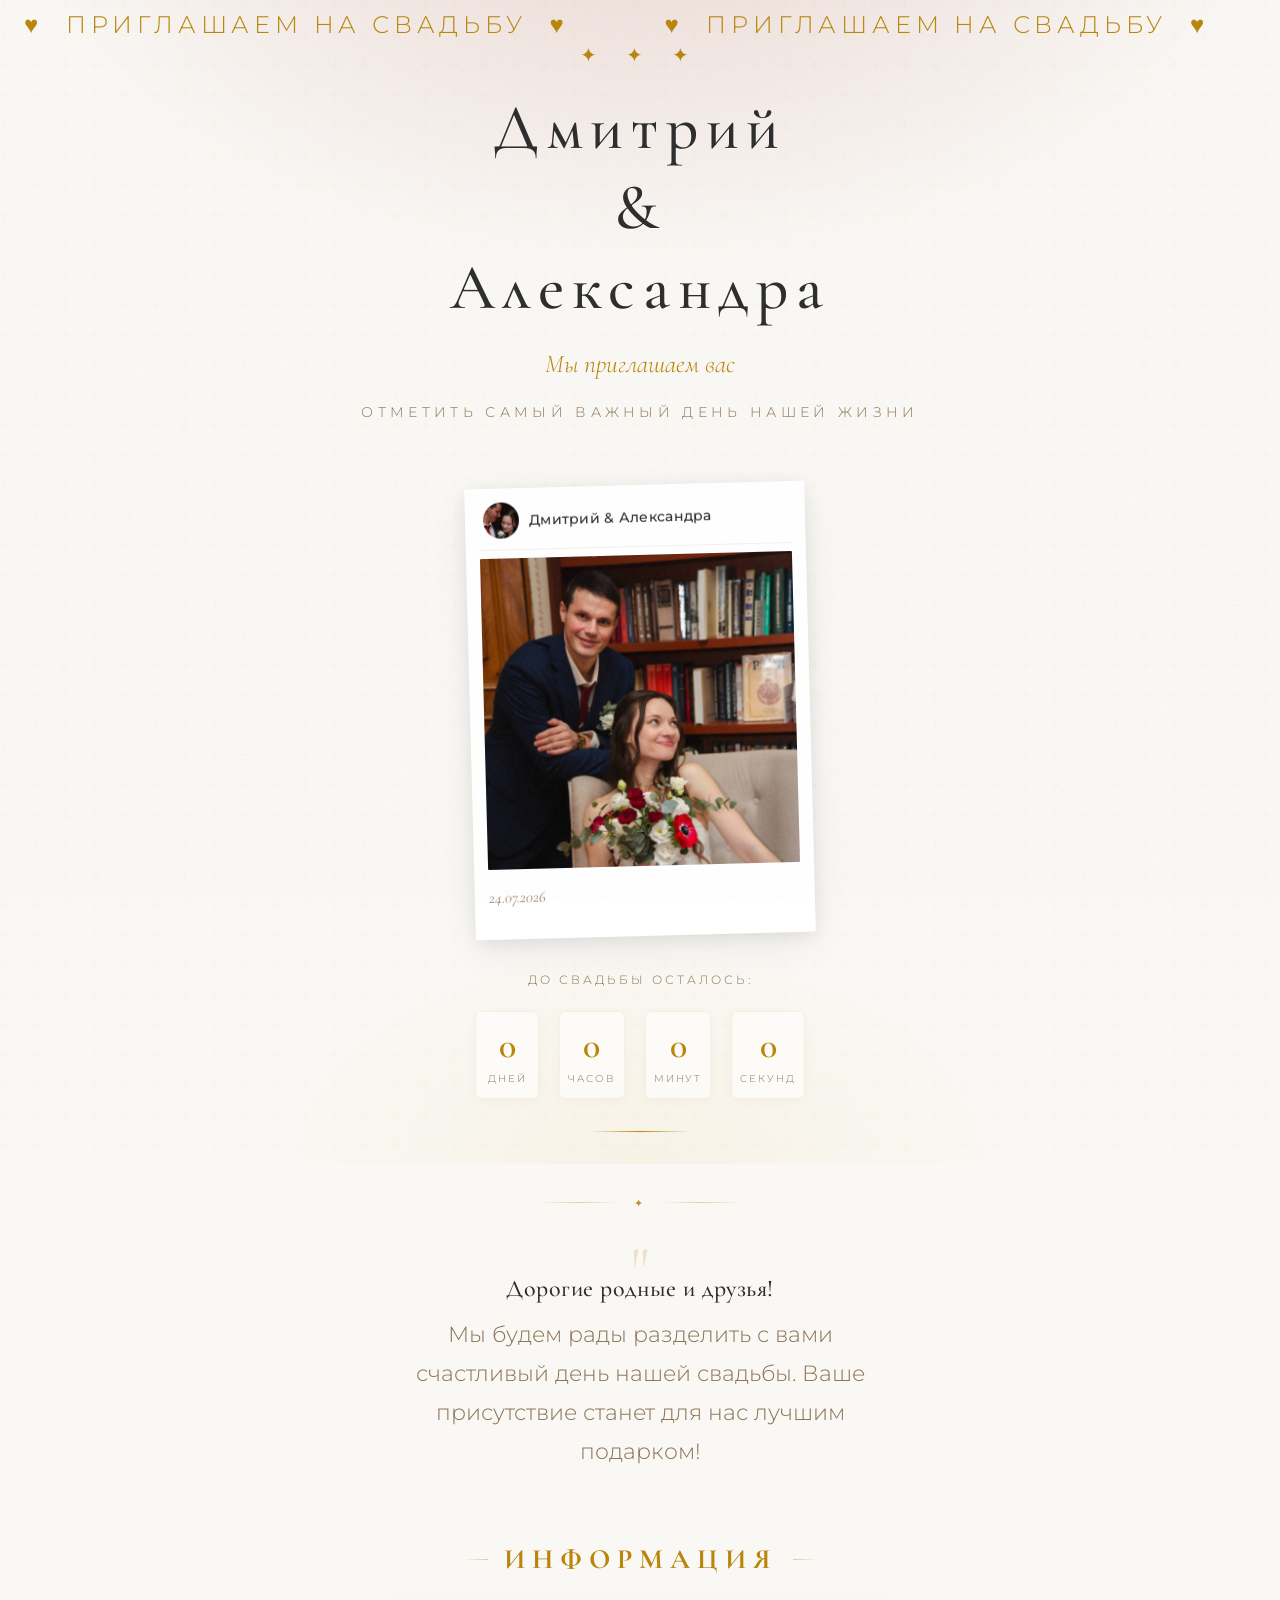
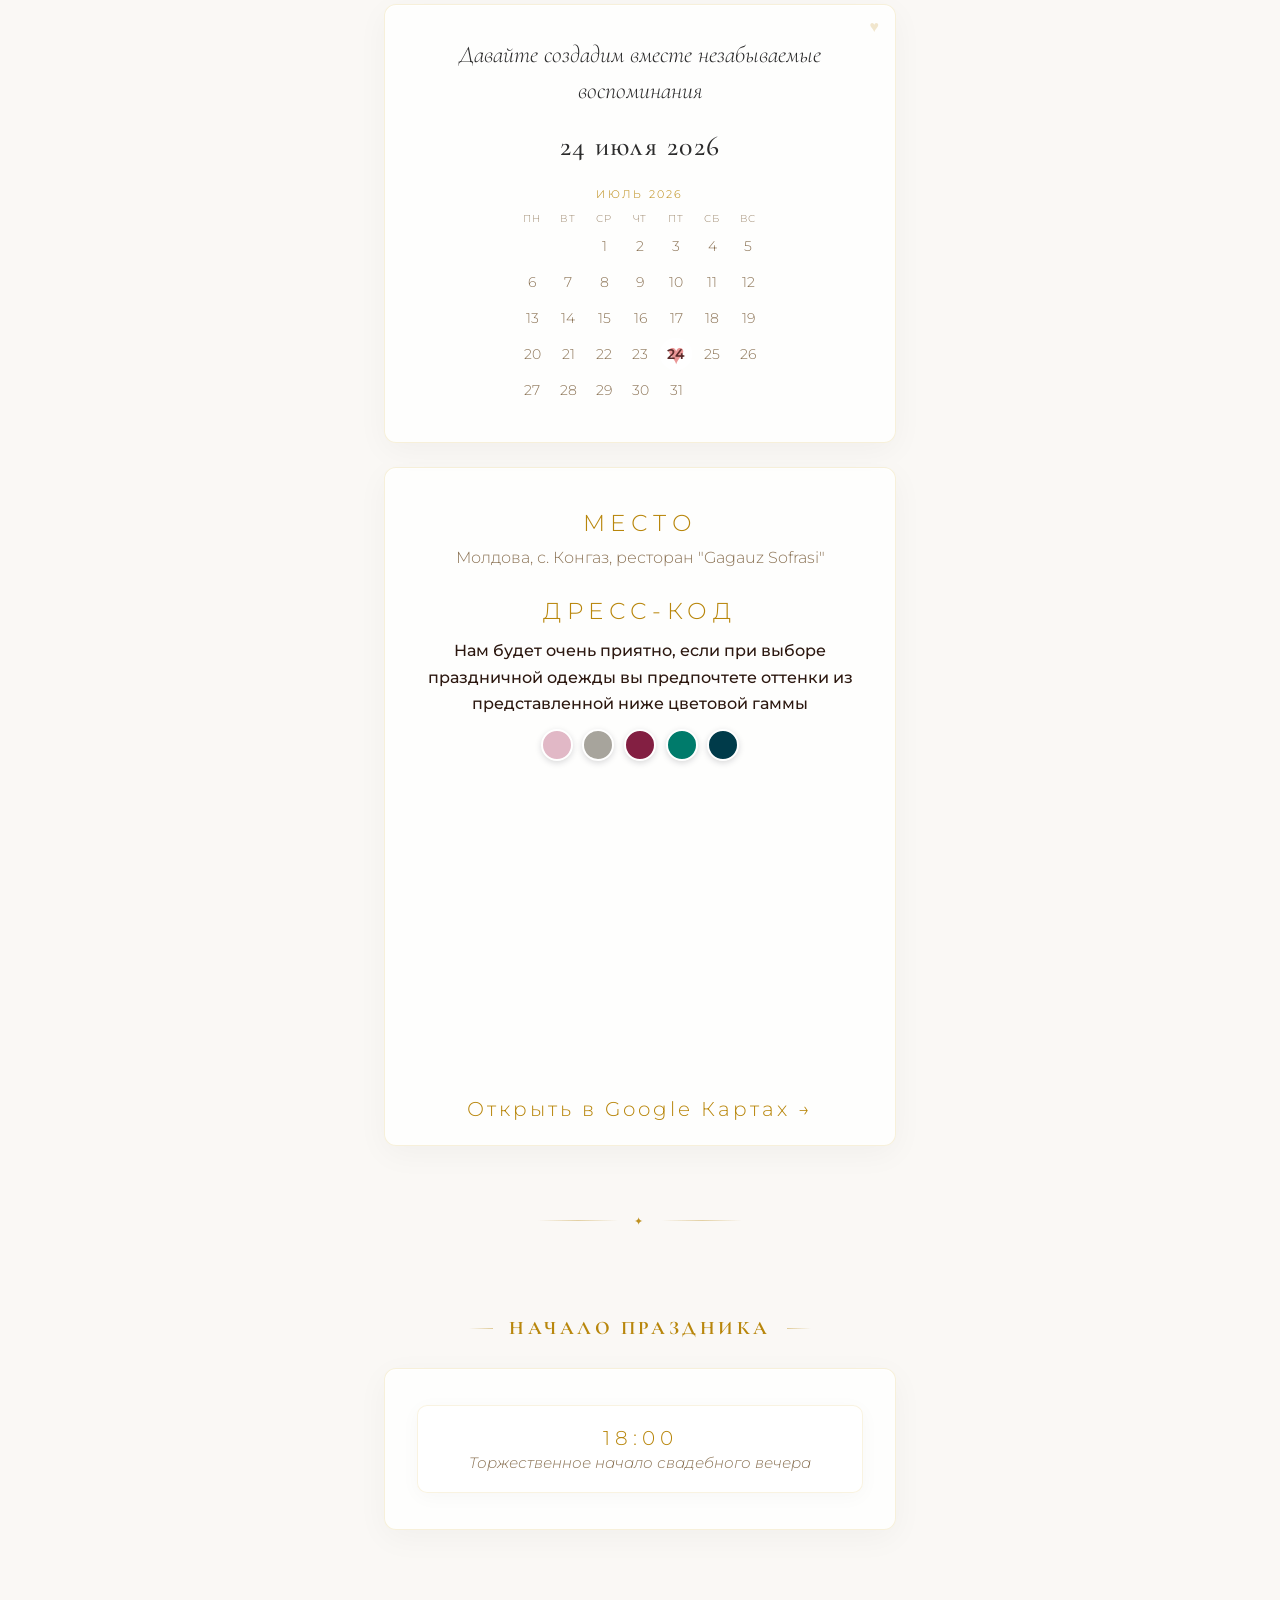
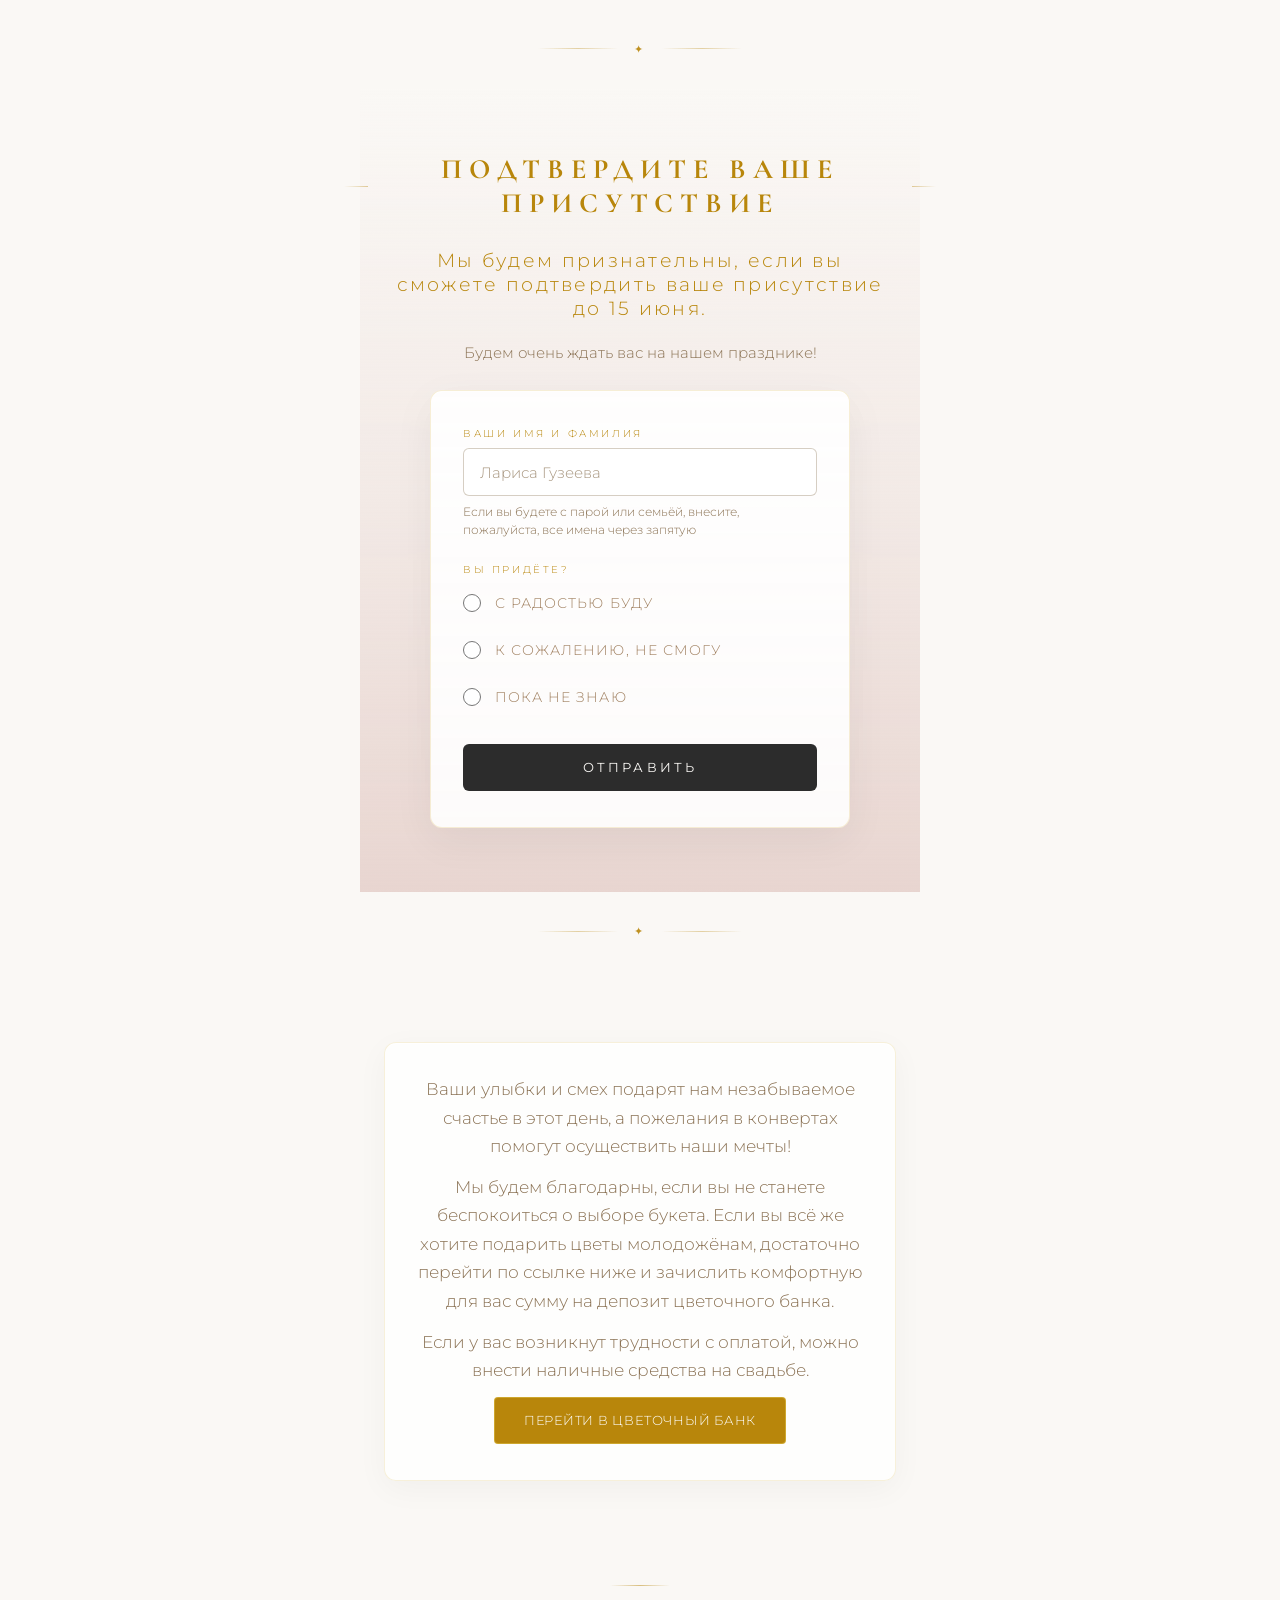
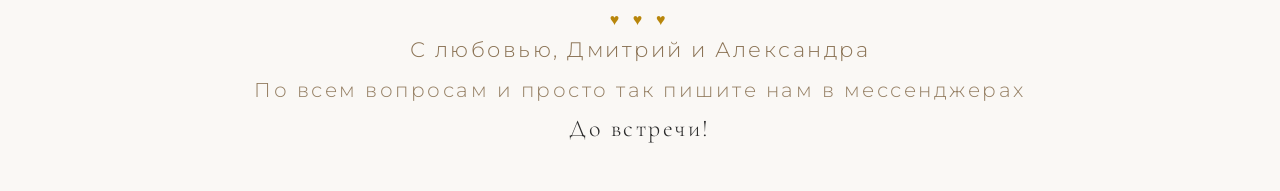
<file: index.html>
<!DOCTYPE html>
<html lang="ru">
<head>
  <meta charset="UTF-8">
  <meta name="viewport" content="width=device-width, initial-scale=1.0">
  <title>Приглашение на свадьбу</title>
  <link rel="preconnect" href="https://fonts.googleapis.com">
  <link rel="preconnect" href="https://fonts.gstatic.com" crossorigin>
  <link href="https://fonts.googleapis.com/css2?family=Cormorant+Garamond:ital,wght@0,400;0,500;0,600;1,400&family=Montserrat:wght@300;400;500&display=swap" rel="stylesheet">
  <link rel="stylesheet" href="style.css">
</head>
<body>
  <div class="hero-with-marquee">
    <div class="marquee-wrap">
      <div class="marquee">
      <span class="marquee__part"><span>♥</span> Приглашаем на свадьбу <span>♥</span></span>
      <span class="marquee__part"><span>♥</span> Приглашаем на свадьбу <span>♥</span></span>
      <span class="marquee__part"><span>♥</span> Приглашаем на свадьбу <span>♥</span></span>
      <span class="marquee__part"><span>♥</span> Приглашаем на свадьбу <span>♥</span></span>
      <span class="marquee__part"><span>♥</span> Приглашаем на свадьбу <span>♥</span></span>
      <span class="marquee__part"><span>♥</span> Приглашаем на свадьбу <span>♥</span></span>
      <span class="marquee__part"><span>♥</span> Приглашаем на свадьбу <span>♥</span></span>
      <span class="marquee__part"><span>♥</span> Приглашаем на свадьбу <span>♥</span></span>
    </div>
    </div>
    <section class="hero">
    <p class="ornament">✦ ✦ ✦</p>
    <h1 class="names">Дмитрий</br>& </br>Александра</h1>
    <p class="and">Мы приглашаем вас</p>
    <p class="invite-text">отметить самый важный день нашей жизни</p>
    <div class="hero-polaroid">
      <div class="polaroid polaroid--hero">
        <div class="polaroid__header">
          <div class="polaroid__avatar" style="background-image: url('zxcvbn.jpeg');"></div>
          <div class="polaroid__names">Дмитрий & Александра</div>
        </div>
        <div class="polaroid__img">
          <img src="asdfgh.jpeg" alt="Дмитрий и Александра">
        </div>
        <div class="polaroid__footer">
          <span class="polaroid__caption">24.07.2026</span>
        </div>
      </div>
    </div>
    <p class="countdown-label-text">до свадьбы осталось:</p>
    <div class="countdown" id="countdown">
      <div class="countdown-item">
        <span class="countdown-value" id="days">—</span>
        <span class="countdown-label">дней</span>
      </div>
      <div class="countdown-item">
        <span class="countdown-value" id="hours">—</span>
        <span class="countdown-label">часов</span>
      </div>
      <div class="countdown-item">
        <span class="countdown-value" id="mins">—</span>
        <span class="countdown-label">минут</span>
      </div>
      <div class="countdown-item">
        <span class="countdown-value" id="secs">—</span>
        <span class="countdown-label">секунд</span>
      </div>
    </div>
    <div class="divider"></div>
  </section>
  </div>

  <div class="section-divider" data-scroll><span>✦</span></div>

  <div class="welcome-block" data-scroll>
    <p class="welcome-block__title">Дорогие родные и друзья!</p>
    <p class="welcome-block__text">Мы будем рады разделить с вами счастливый день нашей свадьбы. Ваше присутствие станет для нас лучшим подарком!</p>
  </div>

  <section class="section section--compact-bottom" data-scroll>
    <h2 class="section-title">Информация</h2>
    <div class="date-block">
      <p class="date-block__phrase">Давайте создадим вместе незабываемые воспоминания</p>
      <p class="date-block__date-script">24 июля 2026</p>
      <div class="date-block__calendar">
        <div class="date-block__calendar-title">Июль 2026</div>
        <div class="date-block__calendar-weekdays">
          <span>ПН</span><span>ВТ</span><span>СР</span><span>ЧТ</span><span>ПТ</span><span>СБ</span><span>ВС</span>
        </div>
        <div class="date-block__calendar-days">
          <span class="date-block__calendar-day"></span>
          <span class="date-block__calendar-day"></span>
          <span class="date-block__calendar-day">1</span>
          <span class="date-block__calendar-day">2</span>
          <span class="date-block__calendar-day">3</span>
          <span class="date-block__calendar-day">4</span>
          <span class="date-block__calendar-day">5</span>
          <span class="date-block__calendar-day">6</span>
          <span class="date-block__calendar-day">7</span>
          <span class="date-block__calendar-day">8</span>
          <span class="date-block__calendar-day">9</span>
          <span class="date-block__calendar-day">10</span>
          <span class="date-block__calendar-day">11</span>
          <span class="date-block__calendar-day">12</span>
          <span class="date-block__calendar-day">13</span>
          <span class="date-block__calendar-day">14</span>
          <span class="date-block__calendar-day">15</span>
          <span class="date-block__calendar-day">16</span>
          <span class="date-block__calendar-day">17</span>
          <span class="date-block__calendar-day">18</span>
          <span class="date-block__calendar-day">19</span>
          <span class="date-block__calendar-day">20</span>
          <span class="date-block__calendar-day">21</span>
          <span class="date-block__calendar-day">22</span>
          <span class="date-block__calendar-day">23</span>
          <span class="date-block__calendar-day date-block__calendar-day--wedding"><span>24</span></span>
          <span class="date-block__calendar-day">25</span>
          <span class="date-block__calendar-day">26</span>
          <span class="date-block__calendar-day">27</span>
          <span class="date-block__calendar-day">28</span>
          <span class="date-block__calendar-day">29</span>
          <span class="date-block__calendar-day">30</span>
          <span class="date-block__calendar-day">31</span>
        </div>
      </div>
    </div>
    <div class="place-card">
      <div class="place-card__info">
  <div class="detail-row">
    <span class="detail-label">Место</span>
    Молдова, с. Конгаз, ресторан "Gagauz Sofrasi"
  </div>
  <div class="detail-row dress-code-row">
    <span class="detail-label">Дресс-код</span>
    <div class="dress-code-content">
      <span class="dress-code-label">Нам будет очень приятно, если при выборе праздничной одежды вы предпочтете оттенки из представленной ниже цветовой гаммы</span>
    <div class="color-palette" style="display: flex; justify-content: center; align-items: center; gap: 0.6rem; width: 100%;">
        <div class="color-swatch" style="background-color: #E1B8C6;" title="Pantone 19-1224 TPX - Truffle"></div>
        <div class="color-swatch" style="background-color: #A7A49C;" title="Pantone 17-1115 TPX - Walnut"></div>
       <!-- <div class="color-swatch" style="background-color: #A50034;" title="Pantone 19-4916 TPX - Deep Teal"></div>  -->
        <div class="color-swatch" style="background-color: #831F42;" title="Pantone 19-1224 TPX - Truffle"></div>
        <div class="color-swatch" style="background-color: #007B6B;" title="Pantone 17-1115 TPX - Walnut"></div>
        <div class="color-swatch" style="background-color: #003B4A;" title="Pantone 19-4916 TPX - Deep Teal"></div>
      </div>
    </div>
  </div>
</div>
      <div class="place-card__map">
        <iframe src="https://maps.google.com/maps?q=Kongaz,+Moldova&t=m&z=13&output=embed"  allowfullscreen="" loading="lazy" referrerpolicy="no-referrer-when-downgrade" title="Молдова, г. Чадыр-Лунга"></iframe>
      </div>
      <p class="place-card__link">
        <a href="https://www.google.com/maps/place/Gagauz+Sofrası/@46.1061228,28.6009418,13.83z/data=!4m18!1m8!3m7!1s0x40b7cd3c4e07f09d:0x3402a57061448d49!2z0KfQsNC00YvRgC3Qm9GD0L3Qs9CwLCDQnNC-0LvQtNC-0LLQsA!3b1!8m2!3d46.0590759!4d28.8212268!16zL20vMGR5czh2!3m8!1s0x40b631abdd2b59dd:0x30cd38978a6bdcf3!5m2!4m1!1i2!8m2!3d46.0997766!4d28.5982657!16s%2Fg%2F11ffw6vs9q?entry=ttu&g_ep=EgoyMDI2MDQyOS4wIKXMDSoASAFQAw%3D%3D" target="_blank" rel="noopener noreferrer" class="map-link">Открыть в Google Картах →</a>
      </p>
    </div>
  </section>

  <div class="section-divider" data-scroll><span>✦</span></div>

  <section class="section" data-scroll>
  <h2 class="section-title section-title--small">НАЧАЛО ПРАЗДНИКА </h2>
  <div class="details-card">
    <div class="timing-card" style="text-align: center;">
      <div class="timing-time">18:00</div>
      <div class="timing-event">Торжественное начало свадебного вечера</div>
    </div>
  </div>
</section>

  <div class="section-divider" data-scroll><span>✦</span></div>

  <section class="section rsvp-section" data-scroll>
    <h2 class="section-title">Подтвердите ваше присутствие</h2>
    <p class="form-deadline">Мы будем признательны, если вы сможете подтвердить ваше присутствие до 15 июня.</p>
    <p class="rsvp-text" style="margin-bottom: 1.5rem;">
      Будем очень ждать вас на нашем празднике!
    </p>
   <form class="rsvp-form" id="rsvp-form" action="https://formspree.io/f/xbdzqblz" method="POST">

<input type="hidden" name="_next" value="https://DimaSasha.github.io/wedding-site/thanks.html">

  <div class="form-group">
    <label for="fio" class="form-label">Ваши имя и фамилия</label>
    <input type="text" id="fio" name="fio" placeholder="Лариса Гузеева" required>
    <p class="form-hint">Если вы будете с парой или семьёй, внесите, пожалуйста, все имена через запятую</p>
  </div>

  <div class="form-group">
    <label class="form-label">Вы придёте?</label>
    <div class="form-options">
      <label class="form-option">
        <input type="radio" name="presence" value="yes" required>
        С радостью буду
      </label>
      <label class="form-option">
        <input type="radio" name="presence" value="no">
        К сожалению, не смогу
      </label>
      <label class="form-option">
        <input type="radio" name="presence" value="maybe">
        Пока не знаю
      </label>
    </div>
  </div>

  <button type="submit" class="form-submit">Отправить</button>
</form>
  </section>

  <div class="section-divider" data-scroll><span>✦</span></div>

  <section class="section" data-scroll>
    <div class="flowers-note">
      <p class="flowers-note__text">
        Ваши улыбки и смех подарят нам незабываемое счастье в этот день, а пожелания в конвертах помогут осуществить наши мечты!
      </p>
      <p class="flowers-note__text">
        Мы будем благодарны, если вы не станете беспокоиться о выборе букета. Если вы всё же хотите подарить цветы молодожёнам, достаточно перейти по ссылке ниже и зачислить комфортную для вас сумму на депозит цветочного банка.
      </p>
      <p class="flowers-note__text">
        Если у вас возникнут трудности с оплатой, можно внести наличные средства на свадьбе.
      </p>
      <p class="flowers-note__link">
        <a href="https://bouquetist.ru/svadba-dmitriya-i-aleksandry/" target="_blank" rel="noopener noreferrer" class="flowers-note__button">
          Перейти в цветочный банк
        </a>
      </p>
    </div>
  </section>

  <footer class="footer">
    <p class="footer-hearts">♥ ♥ ♥</p>
    <p>С любовью, Дмитрий и Александра</p>
    <p class="footer-contact">По всем вопросам и просто так пишите нам в мессенджерах</p>
    <p class="footer-goodbye">До встречи!</p>
  </footer>

  <script src="script.js"></script>
</body>
</html>
</file>
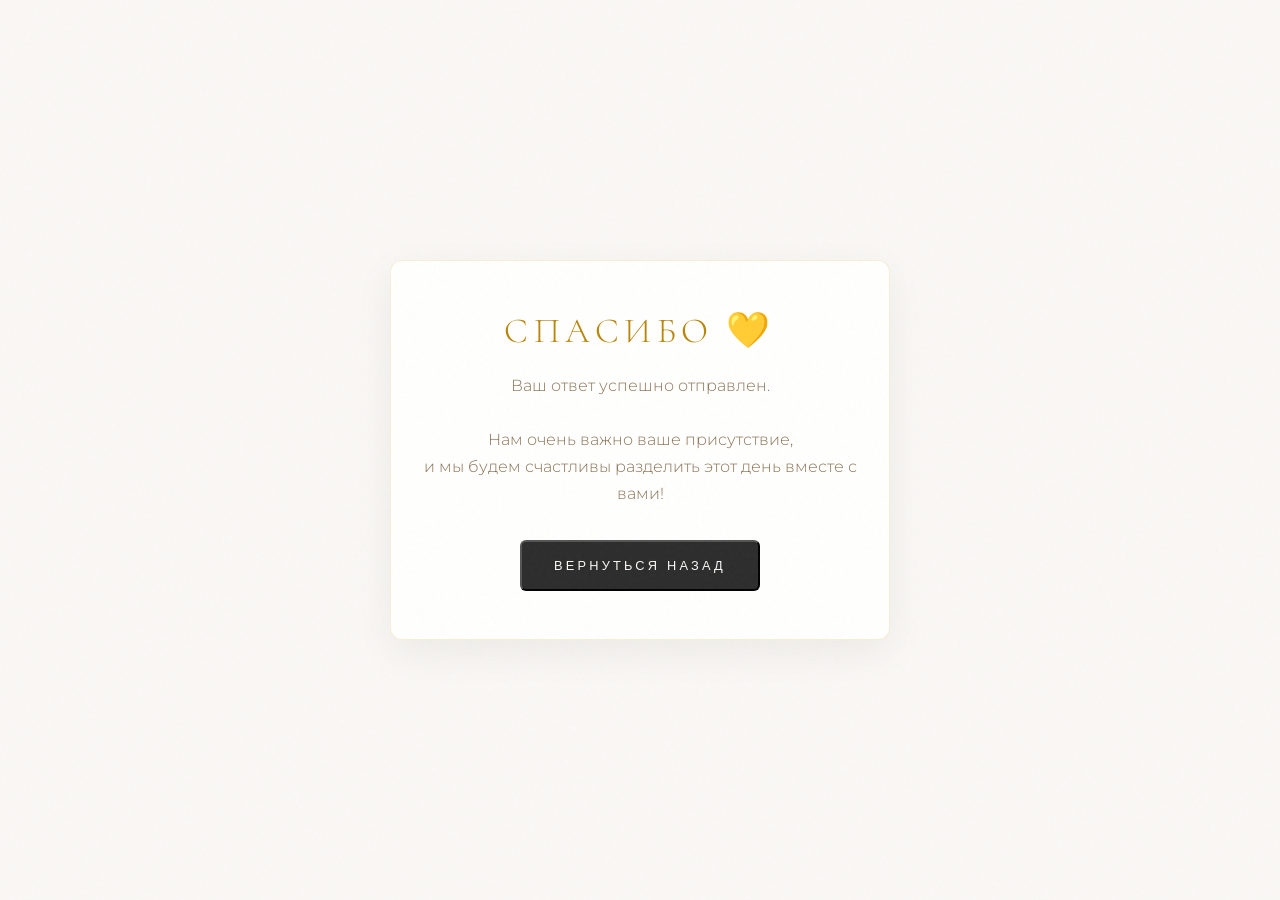
<file: thanks.html>
<!DOCTYPE html>
<html lang="ru">
<head>
  <meta charset="UTF-8">
  <meta name="viewport" content="width=device-width, initial-scale=1.0">
  <title>Спасибо 💛</title>

  <link rel="preconnect" href="https://fonts.googleapis.com">
  <link rel="preconnect" href="https://fonts.gstatic.com" crossorigin>
  <link href="https://fonts.googleapis.com/css2?family=Cormorant+Garamond:ital,wght@0,400;0,500;0,600;1,400&family=Montserrat:wght@300;400;500&display=swap" rel="stylesheet">

  <link rel="stylesheet" href="style.css">

  <style>
    .thanks-wrapper {
      min-height: 100vh;
      display: flex;
      align-items: center;
      justify-content: center;
      padding: 2rem 1.5rem;
      text-align: center;
    }

    .thanks-card {
      max-width: 500px;
      background: rgba(255, 255, 255, 0.9);
      padding: 3rem 2rem;
      border-radius: 12px;
      border: 1px solid rgba(212, 175, 55, 0.2);
      box-shadow: 0 12px 40px rgba(0, 0, 0, 0.06), 0 1px 0 rgba(255,255,255,0.9) inset;
      animation: fadeIn 0.8s ease;
    }

    .thanks-title {
      font-family: 'Cormorant Garamond', serif;
      font-size: 2.2rem;
      color: var(--gold);
      letter-spacing: 0.15em;
      margin-bottom: 1.2rem;
      text-transform: uppercase;
    }

    .thanks-text {
      font-size: 1rem;
      color: var(--soft-brown);
      line-height: 1.7;
      margin-bottom: 2rem;
    }

    .thanks-btn {
      display: inline-block;
      padding: 1rem 2rem;
      font-size: 0.8rem;
      letter-spacing: 0.25em;
      text-transform: uppercase;
      color: var(--cream);
      background: var(--charcoal);
      border-radius: 6px;
      text-decoration: none;
      transition: all 0.3s ease;
    }

    .thanks-btn:hover {
      background: var(--gold);
      transform: translateY(-2px);
      box-shadow: 0 6px 20px rgba(184, 134, 11, 0.25);
    }
  </style>
</head>

<body>

<div class="thanks-wrapper">
  <div class="thanks-card">
    
    <div class="thanks-title">Спасибо 💛</div>

    <div class="thanks-text">
      Ваш ответ успешно отправлен.<br><br>
      Нам очень важно ваше присутствие,<br>
      и мы будем счастливы разделить этот день вместе с вами!
    </div>

   <button class="thanks-btn" onclick="window.location.href='https://dimasasha.github.io/wedding-site/'">
  Вернуться назад
</button>

  </div>
</div>

</body>
</html>
</file>
<file: style.css>
:root {
  --cream: #faf8f5;
  --blush: #e8d5d0;
  --gold: #b8860b;
  --gold-light: #d4af37;
  --charcoal: #2c2c2c;
  --soft-brown: #8b7355;
  --bronze: #a08060;
}

* {
  margin: 0;
  padding: 0;
  box-sizing: border-box;
}

html {
  scroll-behavior: smooth;
}

body {
   
  transition: opacity 0.4s ease;

  font-family: 'Montserrat', sans-serif;
  background: var(--cream);
  color: var(--charcoal);
  overflow-x: hidden;
  font-weight: 300;
  position: relative;
}

body::before {
  content: '';
  position: fixed;
  top: 0;
  left: 0;
  right: 0;
  bottom: 0;
  background-image: url("data:image/svg+xml,%3Csvg viewBox='0 0 256 256' xmlns='http://www.w3.org/2000/svg'%3E%3Cfilter id='noise'%3E%3CfeTurbulence type='fractalNoise' baseFrequency='0.9' numOctaves='4' stitchTiles='stitch'/%3E%3C/filter%3E%3Crect width='100%25' height='100%25' filter='url(%23noise)' opacity='0.03'/%3E%3C/svg%3E");
  pointer-events: none;
  z-index: 9999;
}

.hero-with-marquee {
  position: relative;
}

.marquee-wrap {
  position: absolute;
  top: 0;
  left: 0;
  right: 0;
  z-index: 10;
  overflow: hidden;
  padding: 0.6rem 0 1.25rem;
  white-space: nowrap;
  background: transparent;
}

.marquee {
  display: inline-flex;
  font-size: 1.5rem;
  letter-spacing: 0.2em;
  color: var(--soft-brown);
  animation: marquee 30s linear infinite;
}

.marquee__part {
  flex-shrink: 0;
  padding-right: 2em;
  white-space: nowrap;
  text-transform: uppercase;
}

.marquee span {
  color: var(--gold);
  margin: 0 0.5em;
}

@keyframes marquee {
  0% { transform: translateX(0); }
  100% { transform: translateX(-12.5%); }
}

.hero {
  min-height: 100vh;
  display: flex;
  flex-direction: column;
  align-items: center;
  justify-content: center;
  text-align: center;
  padding: 2rem 1.5rem;
  position: relative;
  background: 
    radial-gradient(ellipse 90% 60% at 50% -10%, rgba(232, 213, 208, 0.9) 0%, transparent 55%),
    radial-gradient(ellipse 60% 40% at 50% 100%, rgba(212, 175, 55, 0.08) 0%, transparent 50%),
    var(--cream);
}

.hero::before {
  content: '';
  position: absolute;
  top: 0;
  left: 0;
  right: 0;
  bottom: 0;
  background: url("data:image/svg+xml,%3Csvg width='60' height='60' viewBox='0 0 60 60' xmlns='http://www.w3.org/2000/svg'%3E%3Cg fill='none' fill-rule='evenodd'%3E%3Cg fill='%23d4af37' fill-opacity='0.06'%3E%3Cpath d='M36 34v-4h-2v4h-4v2h4v4h2v-4h4v-2h-4zm0-30V0h-2v4h-4v2h4v4h2V6h4V4h-4zM6 34v-4H4v4H0v2h4v4h2v-4h4v-2H6zM6 4V0H4v4H0v2h4v4h2V6h4V4H6z'/%3E%3C/g%3E%3C/g%3E%3C/svg%3E");
  opacity: 0.6;
  pointer-events: none;
}

.hero::after {
  content: '';
  position: absolute;
  top: 1.5rem;
  left: 1.5rem;
  right: 1.5rem;
  bottom: 1.5rem;
  border-radius: 2px;
  pointer-events: none;
}

.ornament {
  font-family: 'Cormorant Garamond', serif;
  font-size: 1.25rem;
  color: var(--gold);
  letter-spacing: 0.6em;
  margin-top: 0.7rem;
  margin-bottom: 1.25rem;
  animation: fadeIn 1.2s ease-out;
}

.names {
  font-family: 'Cormorant Garamond', serif;
  font-size: clamp(2.25rem, 7vw, 4rem);
  font-weight: 500;
  letter-spacing: 0.12em;
  line-height: 1.25;
  margin-bottom: 0.5rem;
  color: var(--charcoal);
  animation: fadeIn 1s ease-out 0.2s both;
  text-shadow: 0 1px 2px rgba(255,255,255,0.5);
}

.and {
  font-family: 'Cormorant Garamond', serif;
  font-style: italic;
  font-size: 1.6rem;
  color: var(--gold);
  margin: 0.75rem 0 1.5rem;
  animation: fadeIn 1s ease-out 0.4s both;
}

.invite-text {
  font-size: 0.9rem;
  letter-spacing: 0.3em;
  text-transform: uppercase;
  color: var(--soft-brown);
  margin-bottom: 2.5rem;
  animation: fadeIn 1s ease-out 0.6s both;
}

.countdown {
  display: flex;
  gap: clamp(0.75rem, 3vw, 1.25rem);
  justify-content: center;
  flex-wrap: wrap;
  margin-top: 1rem;
  animation: fadeIn 1s ease-out 0.7s both;
}

.countdown-item {
  text-align: center;
  min-width: 64px;
  padding: 0.75rem 0.5rem;
  background: rgba(255, 255, 255, 0.55);
  border-radius: 6px;
  border: 1px solid rgba(212, 175, 55, 0.15);
  box-shadow: 0 2px 12px rgba(0,0,0,0.03);
  transition: transform 0.25s ease, box-shadow 0.25s ease;
}

.countdown-item:hover {
  transform: translateY(-2px);
  box-shadow: 0 4px 16px rgba(0,0,0,0.05);
}

.countdown-value {
  font-family: 'Cormorant Garamond', serif;
  font-size: clamp(1.75rem, 4vw, 2.25rem);
  font-weight: 600;
  color: var(--gold);
  display: block;
  line-height: 1.2;
}

.countdown-label {
  font-size: 0.6rem;
  letter-spacing: 0.2em;
  text-transform: uppercase;
  color: var(--soft-brown);
  margin-top: 0.2rem;
}

.countdown-label-text {
  font-size: 0.75rem;
  letter-spacing: 0.25em;
  text-transform: uppercase;
  color: var(--soft-brown);
  margin-top: 0.5rem;
  margin-bottom: 0.5rem;
}

.divider {
  width: 100px;
  height: 1px;
  background: linear-gradient(90deg, transparent, var(--gold), transparent);
  margin: 2rem auto 0;
  animation: fadeIn 1s ease-out 0.8s both;
}

.section-divider {
  display: flex;
  align-items: center;
  justify-content: center;
  gap: 1rem;
  padding: 2rem 0;
  margin: 0 auto;
  max-width: 560px;
  opacity: 0;
  transform: scale(0.95);
  transition: opacity 0.5s ease, transform 0.5s ease;
}

.section-divider.visible {
  opacity: 1;
  transform: scale(1);
}

.section-divider::before,
.section-divider::after {
  content: '';
  flex: 1;
  max-width: 80px;
  height: 1px;
  background: linear-gradient(90deg, transparent, rgba(184, 134, 11, 0.35), transparent);
}

.section-divider span {
  font-size: 0.7rem;
  letter-spacing: 0.3em;
  color: var(--gold);
  opacity: 0.9;
}

.section-divider .divider-ornament {
  display: inline-flex;
  gap: 0.35rem;
  align-items: center;
}

.section-divider .divider-ornament::before,
.section-divider .divider-ornament::after {
  content: '·';
  font-size: 0.5rem;
  color: var(--gold);
  opacity: 0.6;
}

@keyframes fadeIn {
  from {
    opacity: 0;
    transform: translateY(16px);
  }
  to {
    opacity: 1;
    transform: translateY(0);
  }
}

.section {
  max-width: 560px;
  margin: 0 auto;
  padding: 3.5rem 1.5rem;
  text-align: center;
  opacity: 0;
  transform: translateY(24px);
  transition: opacity 0.6s ease, transform 0.6s ease;
}

.section.visible {
  opacity: 1;
  transform: translateY(0);
}

.section--compact-bottom {
  padding-bottom: 2.2rem;
}

.section-title {
  font-family: 'Cormorant Garamond', serif;
  font-size: clamp(1.5rem, 4vw, 1.75rem);
  color: var(--gold);
  letter-spacing: 0.25em;
  margin-bottom: 1.75rem;
  text-transform: uppercase;
  position: relative;
  display: inline-block;
}

.section-title--small {
  font-size: 1.2rem;
  letter-spacing: 0.18em;
  white-space: nowrap;
}

.section-title::before,
.section-title::after {
  content: '';
  position: absolute;
  top: 50%;
  width: 24px;
  height: 1px;
  background: linear-gradient(90deg, transparent, rgba(184, 134, 11, 0.4));
}

.section-title::before {
  right: calc(100% + 1rem);
}

.section-title::after {
  left: calc(100% + 1rem);
  background: linear-gradient(90deg, rgba(184, 134, 11, 0.4), transparent);
}

.details-card {
  background: rgba(255, 255, 255, 0.82);
  border: 1px solid rgba(212, 175, 55, 0.18);
  border-radius: 12px;
  padding: 2.25rem 2rem;
  margin-bottom: 1.5rem;
  box-shadow: 0 8px 32px rgba(0, 0, 0, 0.04), 0 1px 0 rgba(255,255,255,0.8) inset;
  transition: transform 0.35s ease, box-shadow 0.35s ease;
}

.details-card:hover {
  transform: translateY(-2px);
  box-shadow: 0 12px 40px rgba(0, 0, 0, 0.06), 0 1px 0 rgba(255,255,255,0.8) inset;
}

.detail-row {
  margin-bottom: 1.25rem;
  font-size: 1rem;
  line-height: 1.65;
  color: var(--soft-brown);
}

.detail-row:last-child {
  margin-bottom: 0;
}

.detail-label {
  display: block;
  font-size: 1.45rem;
  letter-spacing: 0.25em;
  text-transform: uppercase;
  color: var(--gold);
  margin-bottom: 0.2rem;
}

.date-block {
  background: rgba(255, 255, 255, 0.82);
  border: 1px solid rgba(212, 175, 55, 0.18);
  border-radius: 12px;
  padding: 2rem 2rem 2.25rem;
  margin-bottom: 1.5rem;
  box-shadow: 0 8px 32px rgba(0, 0, 0, 0.04), 0 1px 0 rgba(255,255,255,0.8) inset;
  text-align: center;
  position: relative;
  overflow: hidden;
}

.date-block::before {
  content: '♥';
  position: absolute;
  top: 0.75rem;
  right: 1rem;
  font-size: 1rem;
  color: rgba(184, 134, 11, 0.2);
}

.date-block__phrase {
  font-family: 'Cormorant Garamond', serif;
  font-size: 1.5rem;
  font-style: italic;
  color: var(--charcoal);
  margin-bottom: 1.25rem;
  line-height: 1.5;
}

.date-block__date-script {
  font-family: 'Cormorant Garamond', serif;
  font-size: 1.75rem;
  font-weight: 500;
  color: var(--charcoal);
  margin-bottom: 1.5rem;
  letter-spacing: 0.05em;
}

.date-block__calendar {
  display: inline-block;
  text-align: center;
  font-size: 0.85rem;
  color: var(--soft-brown);
}

.date-block__calendar-title {
  font-size: 0.7rem;
  letter-spacing: 0.2em;
  text-transform: uppercase;
  color: var(--gold);
  margin-bottom: 0.75rem;
}

.date-block__calendar-weekdays {
  display: grid;
  grid-template-columns: repeat(7, 2rem);
  gap: 0.25rem;
  margin-bottom: 0.35rem;
  font-size: 0.6rem;
  letter-spacing: 0.1em;
  color: var(--soft-brown);
  opacity: 0.85;
}

.date-block__calendar-days {
  display: grid;
  grid-template-columns: repeat(7, 2rem);
  gap: 0.25rem;
  font-family: 'Montserrat', sans-serif;
}

.date-block__calendar-day {
  width: 2rem;
  height: 2rem;
  display: flex;
  align-items: center;
  justify-content: center;
  border-radius: 4px;
}

.date-block__calendar-day--wedding {
  position: relative;
  color: #5b2a2a; /* тёмный цвет числа 25 для контраста */
  font-weight: 600;
  background: rgba(255, 255, 255, 0.96);
  border-radius: 999px;
}

.date-block__calendar-day--wedding::before {
  content: '♥';
  position: absolute;
  font-size: 1.8rem;
  color: rgba(220, 80, 80, 0.6); /* мягкое розово‑красное сердце */
  line-height: 1;
}

.date-block__calendar-day--wedding span {
  position: relative;
  z-index: 1;
}

.rsvp-section {
  background: linear-gradient(180deg, var(--cream) 0%, rgba(232, 213, 208, 0.4) 50%, var(--blush) 100%);
  padding: 4rem 1.5rem;
}

.rsvp-text {
  font-size: 0.95rem;
  color: var(--soft-brown);
  margin-bottom: 1.25rem;
  line-height: 1.75;
}

.footer {
  padding: 3rem 1.5rem;
  text-align: center;
  font-size: 1.3rem;
  color: var(--soft-brown);
  letter-spacing: 0.12em;
}

.footer-hearts {
  font-size: 1rem;
  color: var(--gold);
  margin-bottom: 0.5rem;
  letter-spacing: 0.3em;
}

.footer-contact {
  font-size: 1.25rem;
  color: var(--soft-brown);
  margin-top: 1rem;
  opacity: 0.9;
}

.footer-goodbye {
  font-family: 'Cormorant Garamond', serif;
  font-size: 1.5rem;
  margin-top: 0.75rem;
  color: var(--charcoal);
}

.footer::before {
  content: '';
  display: block;
  width: 60px;
  height: 1px;
  background: linear-gradient(90deg, transparent, var(--gold), transparent);
  margin: 0 auto 1.5rem;
  opacity: 0.5;
}

.place-card {
  background: rgba(255, 255, 255, 0.82);
  border: 1px solid rgba(212, 175, 55, 0.18);
  border-radius: 12px;
  overflow: hidden;
  box-shadow: 0 8px 32px rgba(0, 0, 0, 0.04), 0 1px 0 rgba(255,255,255,0.8) inset;
  transition: transform 0.35s ease, box-shadow 0.35s ease;
}

.place-card:hover {
  transform: translateY(-3px);
  box-shadow: 0 14px 44px rgba(0, 0, 0, 0.06), 0 1px 0 rgba(255,255,255,0.8) inset;
}

.place-card__info {
  padding: 2.25rem 2rem 1.5rem;
  text-align: center;
}

.place-card__info .detail-row {
  margin-bottom: 1.25rem;
}

.place-card__info .detail-row:last-child {
  margin-bottom: 0;
}

.place-card__map {
  overflow: hidden;
  padding: 0 1.5rem 1rem;
}

.place-card__map iframe {
  display: block;
  width: 100%;
  height: 280px;
  border: 0;
  border-radius: 8px;
}

.place-card__link {
  padding: 1rem 2rem 1.5rem;
  text-align: center;
  margin: 0;
}

.map-link-wrap {
  margin-top: 0.75rem;
  text-align: center;
}

.map-link {
  display: inline-flex;
  align-items: center;
  gap: 0.4rem;
  font-size: 1.25rem;
  color: var(--gold);
  text-decoration: none;
  letter-spacing: 0.15em;
  transition: color 0.2s;
}

.map-link:hover {
  color: var(--charcoal);
}

.timing-card {
  background: rgba(255, 255, 255, 0.7);
  border: 1px solid rgba(212, 175, 55, 0.15);
  border-radius: 10px;
  padding: 1.25rem 1.5rem;
  margin-bottom: 0.75rem;
  text-align: left;
  box-shadow: 0 4px 20px rgba(0, 0, 0, 0.03);
  transition: background 0.25s ease, transform 0.25s ease;
}

.timing-card:hover {
  background: rgba(255, 255, 255, 0.85);
  transform: translateX(4px);
}

.timing-card:last-child {
  margin-bottom: 0;
}

.timing-time {
  font-size: 1.25rem;
  letter-spacing: 0.25em;
  text-transform: uppercase;
  color: var(--gold);
  margin-bottom: 0.2rem;
}

.timing-event {
  font-size: 0.95rem;
  color: var(--soft-brown);
  font-style: italic;
}

.form-deadline {
  font-size: 1.2rem;
  color: var(--gold);
  margin-bottom: 1.25rem;
  letter-spacing: 0.12em;
}

.form-group {
  text-align: left;
  margin-bottom: 1.5rem;
}

.form-group .form-label {
  display: block;
  font-size: 0.65rem;
  letter-spacing: 0.25em;
  text-transform: uppercase;
  color: var(--gold);
  margin-bottom: 0.5rem;
}

.form-group input[type="text"] {
  width: 100%;
  padding: 0.85rem 1rem;
  font-family: 'Montserrat', sans-serif;
  font-size: 0.95rem;
  font-weight: 300;
  border: 1px solid rgba(139, 115, 85, 0.35);
  border-radius: 6px;
  background: rgba(255, 255, 255, 0.95);
  color: var(--charcoal);
  transition: border-color 0.2s, box-shadow 0.2s;
}

.form-group input[type="text"]:focus {
  outline: none;
  border-color: var(--gold);
  box-shadow: 0 0 0 3px rgba(184, 134, 11, 0.12);
}

.form-group input::placeholder {
  color: var(--soft-brown);
  opacity: 0.75;
}

.form-hint {
  margin-top: 0.4rem;
  font-size: 0.75rem;
  color: var(--soft-brown);
  line-height: 1.5;
}

.form-options {
  display: flex;
  flex-direction: column;
  gap: 0.5rem;
}

.form-option {
  display: flex;
  align-items: center;
  gap: 0.85rem;
  cursor: pointer;
  padding: 0.65rem 0;
  color: var(--bronze);
  font-size: 0.85rem;
  font-weight: 300;
  letter-spacing: 0.08em;
  text-transform: uppercase;
  transition: color 0.2s;
}

.form-option input[type="radio"] {
  width: 18px;
  height: 18px;
  margin: 0;
  cursor: pointer;
  accent-color: var(--gold);
  flex-shrink: 0;
  border: 1px solid rgba(139, 115, 85, 0.5);
  border-radius: 50%;
  background: #fff;
}

.form-option:hover {
  color: var(--charcoal);
}

.rsvp-form {
  max-width: 420px;
  margin: 0 auto;
  background: rgba(255, 255, 255, 0.9);
  padding: 2.25rem 2rem;
  border-radius: 12px;
  border: 1px solid rgba(212, 175, 55, 0.2);
  box-shadow: 0 12px 40px rgba(0, 0, 0, 0.06), 0 1px 0 rgba(255,255,255,0.9) inset;
  transition: box-shadow 0.35s ease;
}

.rsvp-form:focus-within {
  box-shadow: 0 16px 48px rgba(0, 0, 0, 0.08), 0 0 0 1px rgba(184, 134, 11, 0.15), 0 1px 0 rgba(255,255,255,0.9) inset;
}

.form-submit {
  width: 100%;
  padding: 1rem 1.5rem;
  font-family: 'Montserrat', sans-serif;
  font-size: 0.8rem;
  font-weight: 400;
  letter-spacing: 0.25em;
  text-transform: uppercase;
  color: var(--cream);
  background: var(--charcoal);
  border: none;
  border-radius: 6px;
  cursor: pointer;
  margin-top: 0.25rem;
  transition: all 0.3s ease;
}

.form-submit:hover {
  background: var(--gold);
  transform: translateY(-2px);
  box-shadow: 0 6px 20px rgba(184, 134, 11, 0.25);
}

.flowers-note {
  max-width: 520px;
  margin: 1rem auto 0;
  padding: 2rem 2rem 2.25rem;
  background: rgba(255, 255, 255, 0.82);
  border: 1px solid rgba(212, 175, 55, 0.18);
  border-radius: 12px;
  box-shadow: 0 8px 32px rgba(0, 0, 0, 0.04), 0 1px 0 rgba(255,255,255,0.8) inset;
  text-align: center;
  font-size: 1.05rem;
  color: var(--soft-brown);
  line-height: 1.7;
}

.flowers-note__text {
  margin-bottom: 0.75rem;
}

.flowers-note__link a {
  color: rgb(255, 255, 255);
  text-decoration: none;
  letter-spacing: 0.06em;
}

.flowers-note__link a:hover {
  text-decoration: underline;
}

.flowers-note__button {
  display: inline-block;
  padding: 0.75rem 1.8rem;
  border-radius: 4px;
  border: 1px solid rgba(212, 175, 55, 0.8);
  background: var(--gold);
  font-size: 0.8rem;
  letter-spacing: 0.16em;
  text-transform: uppercase;
  color: var(--cream);
  text-decoration: none;
  transition: all 0.25s ease;
}

.flowers-note__button:hover {
  background: var(--cream);
  color: var(--gold);
  text-decoration: none;
  transform: translateY(-1px);
  box-shadow: 0 6px 18px rgba(184, 134, 11, 0.25);
}

.welcome-block {
  opacity: 0;
  transform: translateY(24px);
  transition: opacity 0.6s ease, transform 0.6s ease;
}

.welcome-block.visible {
  opacity: 1;
  transform: translateY(0);
}

.welcome-block {
  text-align: center;
  padding: 2rem 1.5rem 1rem;
  max-width: 520px;
  margin: 0 auto;
}

.welcome-block {
  position: relative;
}

.welcome-block::before {
  content: '"';
  position: absolute;
  top: -0.25rem;
  left: 50%;
  transform: translateX(-50%);
  font-family: 'Cormorant Garamond', serif;
  font-size: 4rem;
  color: var(--gold);
  opacity: 0.2;
  line-height: 1;
}

.welcome-block__title {
  font-family: 'Cormorant Garamond', serif;
  font-size: 1.5rem;
  font-weight: 500;
  color: var(--charcoal);
  margin-bottom: 0.75rem;
  letter-spacing: 0.02em;
}

.welcome-block__text {
  font-size: 1.35rem;
  line-height: 1.8;
  color: var(--soft-brown);
}

.hero-polaroid {
  margin: 1.5rem 0 1.75rem;
  display: flex;
  justify-content: center;
}

.polaroid {
  background: #fff;
  padding: 0.75rem 0.75rem 1.75rem;
  border-radius: 2px;
  box-shadow: 0 4px 20px rgba(0,0,0,0.08), 0 12px 40px rgba(0,0,0,0.06);
  max-width: 280px;
  transform: rotate(-2deg);
  transition: transform 0.3s ease, box-shadow 0.3s ease;
}

.polaroid:hover {
  transform: rotate(0deg) scale(1.02);
  box-shadow: 0 8px 28px rgba(0,0,0,0.12), 0 16px 48px rgba(0,0,0,0.08);
}

.polaroid--hero {
  max-width: 340px;
  padding: 0.9rem 0.9rem 2rem;
  transform: rotate(-1.5deg);
}

.polaroid--hero .polaroid__header {
  padding: 0 0.25rem 0.65rem;
  margin-bottom: 0.5rem;
}

.polaroid--hero .polaroid__avatar {
  width: 36px;
  height: 36px;
}

.polaroid--hero .polaroid__names {
  font-size: 0.9rem;
}

.polaroid--hero .polaroid__img {
  aspect-ratio: 1;
}

.polaroid--hero .polaroid__footer {
  padding-top: 1.1rem;
}

.polaroid--hero .polaroid__caption {
  font-size: 1rem;
}

.polaroid__header {
  display: flex;
  align-items: center;
  gap: 0.6rem;
  padding: 0 0.25rem 0.6rem;
  border-bottom: 1px solid rgba(0,0,0,0.06);
  margin-bottom: 0.5rem;
}

.polaroid__avatar {
  width: 32px;
  height: 32px;
  border-radius: 50%;
  background-size: cover;
  background-position: center;
  flex-shrink: 0;
}

.polaroid__names {
  font-size: 0.85rem;
  font-weight: 500;
  color: var(--charcoal);
  letter-spacing: 0.02em;
}

.polaroid__label {
  margin-left: auto;
  font-size: 0.65rem;
  letter-spacing: 0.15em;
  color: var(--soft-brown);
  text-transform: uppercase;
}

.polaroid__img {
  overflow: hidden;
  border-radius: 1px;
  aspect-ratio: 1;
  background: var(--cream);
}

.polaroid__img img {
  display: block;
  width: 100%;
  height: 100%;
  object-fit: cover;
}

.polaroid__footer {
  padding-top: 1rem;
  text-align: left;
}

.polaroid__caption {
  font-family: 'Cormorant Garamond', serif;
  font-size: 0.95rem;
  font-style: italic;
  color: var(--soft-brown);
}

.waiting-block {
  text-align: center;
  padding: 0 1.5rem 2rem;
  max-width: 440px;
  margin: 0 auto;
}

.waiting-block__text {
  font-family: 'Cormorant Garamond', serif;
  font-size: 1.4rem;
  color: var(--charcoal);
  line-height: 1.5;
}

.waiting-block__sub {
  font-size: 0.85rem;
  color: var(--soft-brown);
  margin-top: 0.5rem;
  letter-spacing: 0.05em;
}
/* Дресс-код с цветами Pantone */
.dress-code-row {
  display: block !important;
}

.dress-code-content {
  display: flex;
  align-items: center;
  flex-wrap: wrap;
  gap: 0.75rem;
  margin-top: 0.5rem;
}

.dress-code-label {
  font-weight: 500;
  color: #2c1810;
  font-size: 1rem;
}

.color-palette {
  display: flex;
  gap: 0.6rem;
  align-items: center;
  justify-content: center;  /* ← Эту строку добавить */
}

.color-swatch {
  width: 32px;
  height: 32px;
  border-radius: 50%;
  cursor: pointer;
  transition: all 0.3s ease;
  box-shadow: 0 2px 6px rgba(0, 0, 0, 0.15);
  border: 2px solid white;
}

.color-swatch:hover {
  transform: scale(1.1);
  box-shadow: 0 4px 10px rgba(0, 0, 0, 0.2);
}

@media (max-width: 600px) {
  .color-swatch {
    width: 28px;
    height: 28px;
  }
  .dress-code-content {
    gap: 0.5rem;
  }
}
</file>
